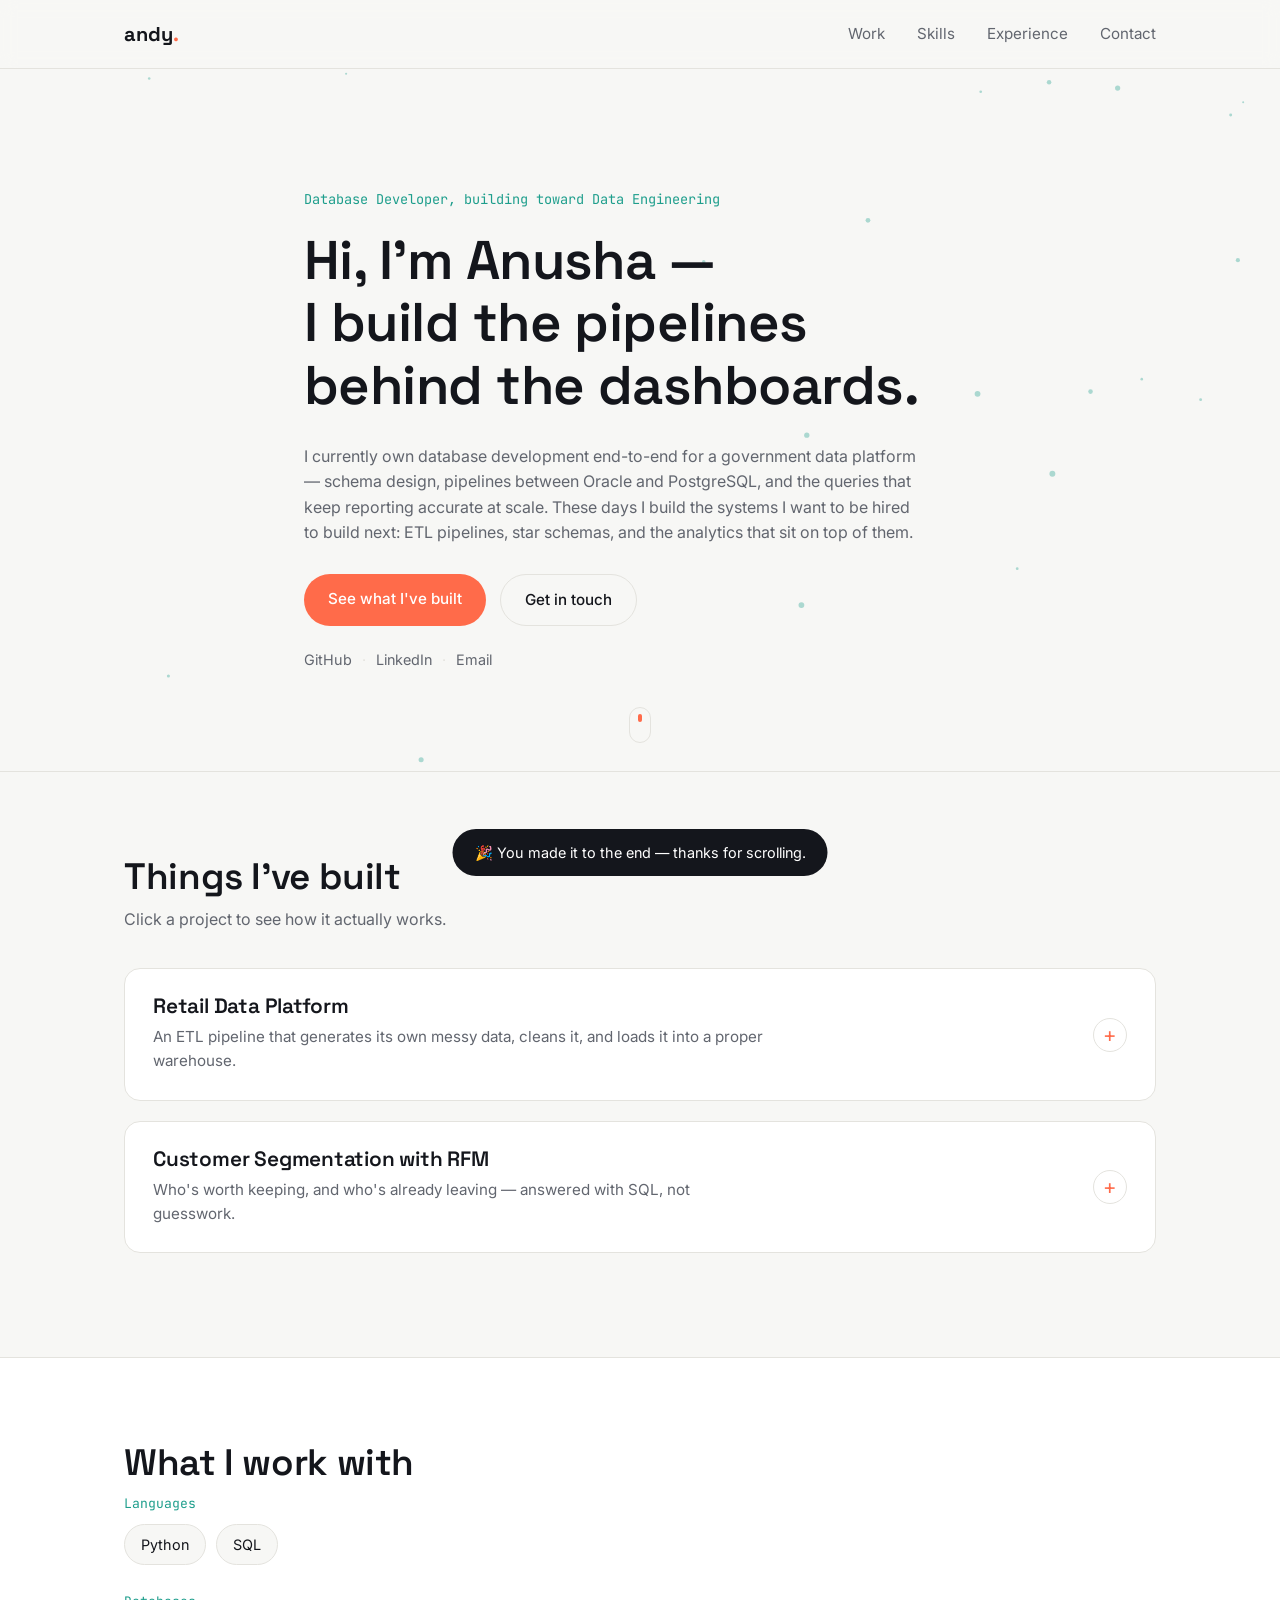
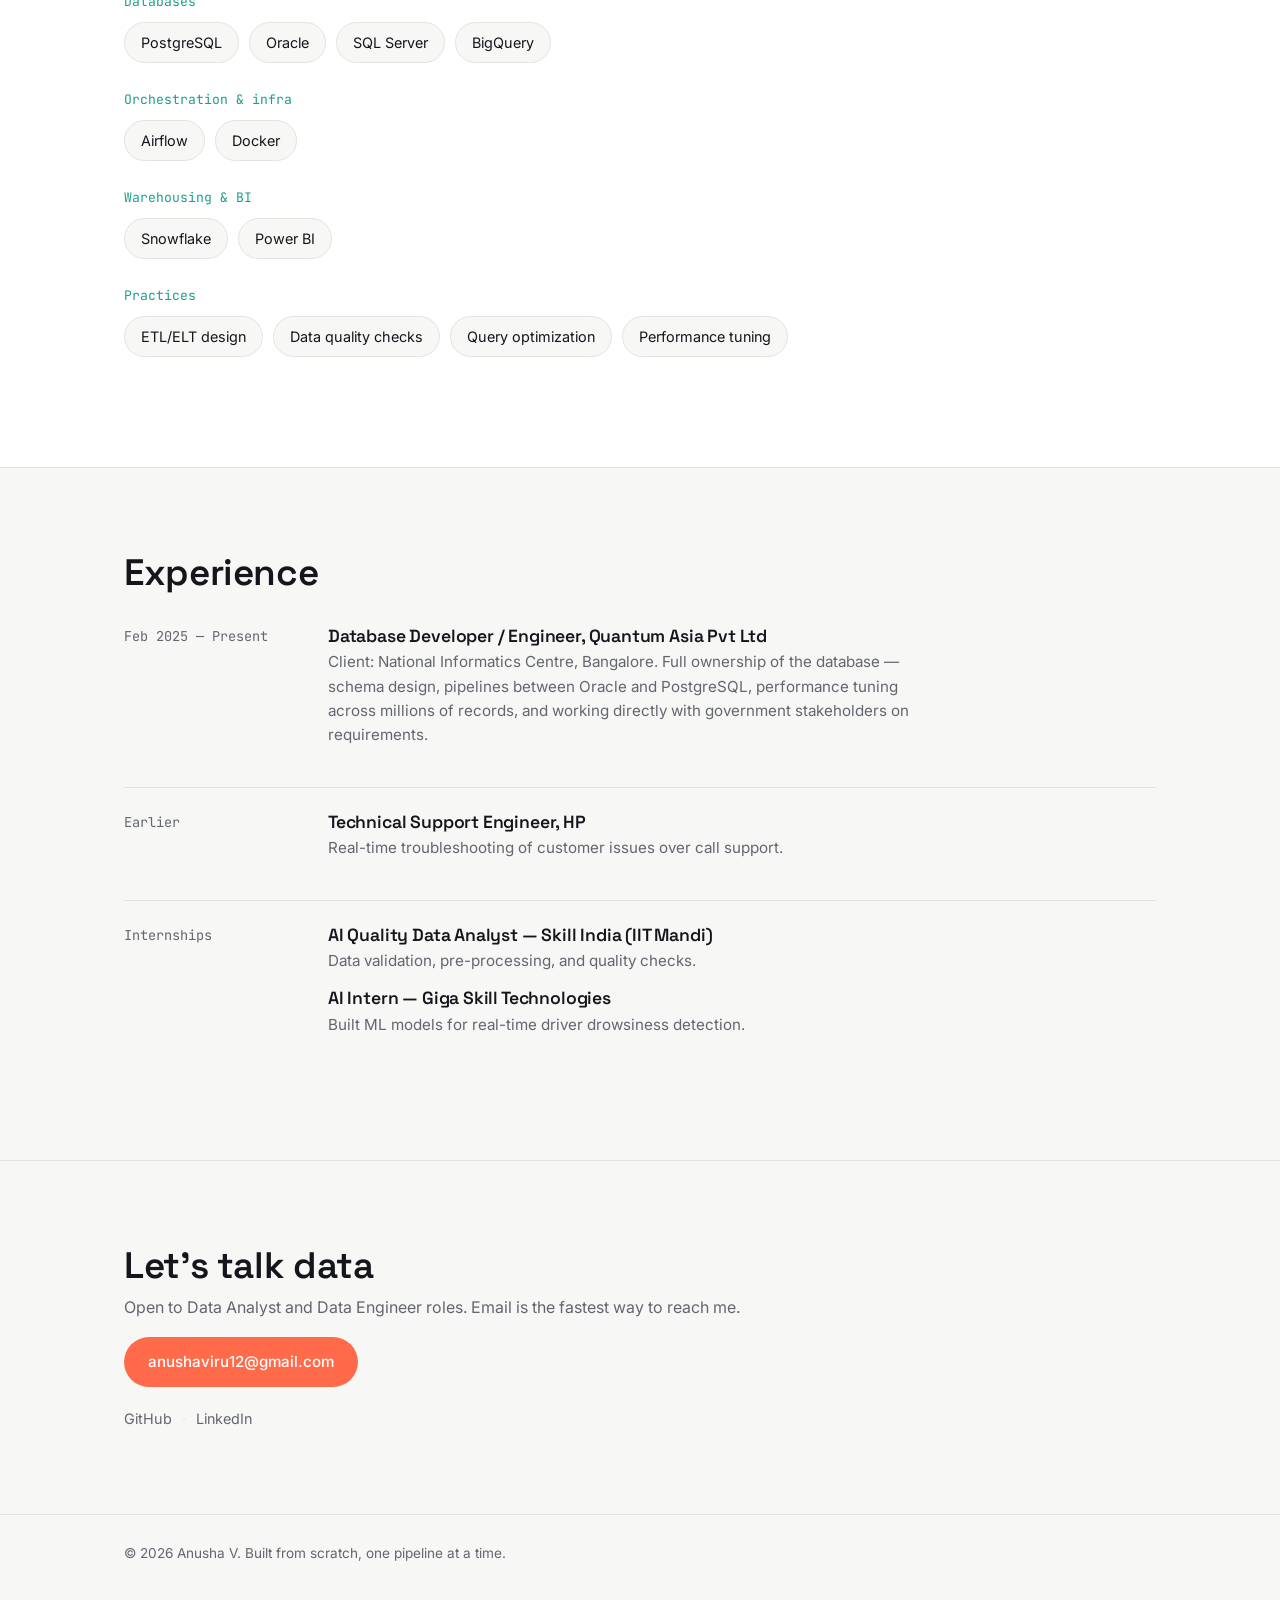
<file: index.html>
<!DOCTYPE html>
<html lang="en">
<head>
<meta charset="UTF-8" />
<meta name="viewport" content="width=device-width, initial-scale=1.0" />
<title>Anusha V — Database Developer &amp; Data Engineer</title>
<meta name="description" content="Anusha V (Andy) — Database Developer transitioning into Data Engineering. ETL pipelines, RFM analytics, and data warehousing projects." />
<link rel="preconnect" href="https://fonts.googleapis.com">
<link rel="preconnect" href="https://fonts.gstatic.com" crossorigin>
<link href="https://fonts.googleapis.com/css2?family=Space+Grotesk:wght@500;600;700&family=Inter:wght@400;500;600&family=JetBrains+Mono:wght@400;500&display=swap" rel="stylesheet">
<link rel="stylesheet" href="style.css" />
</head>
<body>

<a class="skip-link" href="#main">Skip to content</a>

<header class="site-header">
  <div class="wrap header-inner">
    <a href="#top" class="wordmark">andy<span class="dot">.</span></a>
    <nav class="nav" aria-label="Primary">
      <a href="#work">Work</a>
      <a href="#skills">Skills</a>
      <a href="#experience">Experience</a>
      <a href="#contact">Contact</a>
    </nav>
    <button class="nav-toggle" id="navToggle" aria-expanded="false" aria-controls="mobileNav" aria-label="Open menu">
      <span></span><span></span><span></span>
    </button>
  </div>
  <div class="mobile-nav" id="mobileNav">
    <a href="#work">Work</a>
    <a href="#skills">Skills</a>
    <a href="#experience">Experience</a>
    <a href="#contact">Contact</a>
  </div>
</header>

<main id="main">

  <section class="hero" id="top">
    <canvas id="particleCanvas" aria-hidden="true"></canvas>
    <div class="wrap hero-inner">
      <p class="hero-role">Database Developer, building toward Data Engineering</p>
      <h1>Hi, I'm Anusha —<br />I build the pipelines behind the dashboards.</h1>
      <p class="hero-body">
        I currently own database development end-to-end for a government data platform —
        schema design, pipelines between Oracle and PostgreSQL, and the queries that keep
        reporting accurate at scale. These days I build the systems I want to be hired to
        build next: ETL pipelines, star schemas, and the analytics that sit on top of them.
      </p>
      <div class="hero-actions">
        <a class="btn btn-primary" href="#work">See what I've built</a>
        <a class="btn btn-ghost" href="mailto:anushaviru12@gmail.com">Get in touch</a>
      </div>
      <div class="hero-links">
        <a href="https://github.com/anushav-12" target="_blank" rel="noopener">GitHub</a>
        <span aria-hidden="true">·</span>
        <a href="https://linkedin.com/in/anusha-v-551529275" target="_blank" rel="noopener">LinkedIn</a>
        <span aria-hidden="true">·</span>
        <a href="mailto:anushaviru12@gmail.com">Email</a>
      </div>
    </div>
    <div class="scroll-cue" aria-hidden="true"><span></span></div>
  </section>

  <section class="section" id="work">
    <div class="wrap">
      <h2>Things I've built</h2>
      <p class="section-lede">Click a project to see how it actually works.</p>

      <!-- PROJECT 1 -->
      <article class="project-card" data-project="retail">
        <button class="project-toggle" aria-expanded="false" aria-controls="panel-retail">
          <div class="project-toggle-text">
            <h3>Retail Data Platform</h3>
            <p>An ETL pipeline that generates its own messy data, cleans it, and loads it into a proper warehouse.</p>
          </div>
          <span class="project-toggle-icon" aria-hidden="true">+</span>
        </button>
        <div class="project-panel" id="panel-retail">
          <p class="panel-intro">Click each stage to see what happens there.</p>
          <div class="pipeline" role="list">
            <button class="pipe-node" data-detail="Faker generates 50,000 synthetic order rows, deliberately seeded with nulls, negative quantities, and duplicate order IDs — so the pipeline has real problems to solve.">
              <span class="pipe-dot"></span>Faker data
            </button>
            <button class="pipe-node" data-detail="Python (Pandas) validates every row. Bad ones get quarantined into a separate table instead of failing the whole batch — the good 47,733 rows keep moving.">
              <span class="pipe-dot"></span>Python transform
            </button>
            <button class="pipe-node" data-detail="Clean rows are batch-upserted (5,000 at a time) into a star schema in Postgres: fact_orders plus dim_customer, dim_product, and dim_date.">
              <span class="pipe-dot"></span>Postgres star schema
            </button>
            <button class="pipe-node" data-detail="The curated warehouse tables load into BigQuery, with Airflow orchestrating the whole run inside a Docker container so it needs no babysitting.">
              <span class="pipe-dot"></span>BigQuery + Airflow
            </button>
            <button class="pipe-node" data-detail="A Power BI dashboard sits on top, turning the warehouse into something a business stakeholder can actually read.">
              <span class="pipe-dot"></span>Power BI
            </button>
          </div>
          <div class="pipe-detail" id="pipeDetail">Click a stage above to see what it does.</div>
          <div class="tags">
            <span>Python</span><span>Pandas</span><span>SQLAlchemy</span><span>PostgreSQL</span>
            <span>Airflow</span><span>Docker</span><span>BigQuery</span><span>Power BI</span>
          </div>
          <a class="project-link" href="https://github.com/anushav-12/Retail-data-platform" target="_blank" rel="noopener">View repository →</a>
        </div>
      </article>

      <!-- PROJECT 2 -->
      <article class="project-card" data-project="rfm">
        <button class="project-toggle" aria-expanded="false" aria-controls="panel-rfm">
          <div class="project-toggle-text">
            <h3>Customer Segmentation with RFM</h3>
            <p>Who's worth keeping, and who's already leaving — answered with SQL, not guesswork.</p>
          </div>
          <span class="project-toggle-icon" aria-hidden="true">+</span>
        </button>
        <div class="project-panel" id="panel-rfm">
          <p class="panel-intro">406,829 orders from the UCI Online Retail dataset, scored with SQL window functions. Click a segment to see how it's defined.</p>
          <div class="rfm-chart" id="rfmChart">
            <button class="rfm-bar" data-segment="champions" style="--h: 92%">
              <span class="bar-fill"></span><span class="bar-label">Champions</span>
            </button>
            <button class="rfm-bar" data-segment="loyal" style="--h: 68%">
              <span class="bar-fill"></span><span class="bar-label">Loyal</span>
            </button>
            <button class="rfm-bar" data-segment="new" style="--h: 40%">
              <span class="bar-fill"></span><span class="bar-label">New</span>
            </button>
            <button class="rfm-bar" data-segment="at-risk" style="--h: 55%">
              <span class="bar-fill"></span><span class="bar-label">At risk</span>
            </button>
            <button class="rfm-bar" data-segment="lost" style="--h: 30%">
              <span class="bar-fill"></span><span class="bar-label">Lost</span>
            </button>
          </div>
          <div class="rfm-detail" id="rfmDetail">Click a segment to see how it's defined.</div>
          <div class="tags">
            <span>SQL</span><span>PostgreSQL</span><span>RFM analysis</span><span>Cohort analysis</span><span>Power BI</span>
          </div>
          <a class="project-link" href="https://github.com/anushav-12/rfm-customer-segmentation" target="_blank" rel="noopener">View repository →</a>
        </div>
      </article>
    </div>
  </section>

  <section class="section section-alt" id="skills">
    <div class="wrap">
      <h2>What I work with</h2>
      <div class="skill-group">
        <span class="skill-group-label">Languages</span>
        <div class="chip-row"><span class="chip">Python</span><span class="chip">SQL</span></div>
      </div>
      <div class="skill-group">
        <span class="skill-group-label">Databases</span>
        <div class="chip-row"><span class="chip">PostgreSQL</span><span class="chip">Oracle</span><span class="chip">SQL Server</span><span class="chip">BigQuery</span></div>
      </div>
      <div class="skill-group">
        <span class="skill-group-label">Orchestration &amp; infra</span>
        <div class="chip-row"><span class="chip">Airflow</span><span class="chip">Docker</span></div>
      </div>
      <div class="skill-group">
        <span class="skill-group-label">Warehousing &amp; BI</span>
        <div class="chip-row"><span class="chip">Snowflake</span><span class="chip">Power BI</span></div>
      </div>
      <div class="skill-group">
        <span class="skill-group-label">Practices</span>
        <div class="chip-row"><span class="chip">ETL/ELT design</span><span class="chip">Data quality checks</span><span class="chip">Query optimization</span><span class="chip">Performance tuning</span></div>
      </div>
    </div>
  </section>

  <section class="section" id="experience">
    <div class="wrap">
      <h2>Experience</h2>
      <ol class="timeline">
        <li>
          <div class="timeline-date">Feb 2025 — Present</div>
          <div class="timeline-body">
            <h3>Database Developer / Engineer, Quantum Asia Pvt Ltd</h3>
            <p>Client: National Informatics Centre, Bangalore. Full ownership of the database — schema
            design, pipelines between Oracle and PostgreSQL, performance tuning across millions of
            records, and working directly with government stakeholders on requirements.</p>
          </div>
        </li>
        <li>
          <div class="timeline-date">Earlier</div>
          <div class="timeline-body">
            <h3>Technical Support Engineer, HP</h3>
            <p>Real-time troubleshooting of customer issues over call support.</p>
          </div>
        </li>
        <li>
          <div class="timeline-date">Internships</div>
          <div class="timeline-body">
            <h3>AI Quality Data Analyst — Skill India (IIT Mandi)</h3>
            <p>Data validation, pre-processing, and quality checks.</p>
            <h3>AI Intern — Giga Skill Technologies</h3>
            <p>Built ML models for real-time driver drowsiness detection.</p>
          </div>
        </li>
      </ol>
    </div>
  </section>

  <section class="section section-contact" id="contact">
    <div class="wrap">
      <h2>Let's talk data</h2>
      <p class="contact-body">Open to Data Analyst and Data Engineer roles. Email is the fastest way to reach me.</p>
      <a class="btn btn-primary" href="mailto:anushaviru12@gmail.com">anushaviru12@gmail.com</a>
      <div class="hero-links contact-links">
        <a href="https://github.com/anushav-12" target="_blank" rel="noopener">GitHub</a>
        <span aria-hidden="true">·</span>
        <a href="https://linkedin.com/in/anusha-v-551529275" target="_blank" rel="noopener">LinkedIn</a>
      </div>
    </div>
  </section>

</main>

<footer class="site-footer">
  <div class="wrap">
    <p>&copy; <span id="year"></span> Anusha V. Built from scratch, one pipeline at a time.</p>
  </div>
</footer>

<div class="toast" id="endToast">🎉 You made it to the end — thanks for scrolling.</div>

<script src="script.js"></script>
</body>
</html>
</file>
<file: style.css>
/* ---------- Tokens ---------- */
:root{
  --bg: #F7F7F5;
  --surface: #FFFFFF;
  --border: #E4E3DE;
  --ink: #14161C;
  --ink-dim: #62666F;
  --coral: #FF6B4A;
  --teal: #1E9E8C;
  --indigo: #4C5FD5;
  --gold: #E8A83C;

  --font-display: "Space Grotesk", sans-serif;
  --font-body: "Inter", -apple-system, BlinkMacSystemFont, sans-serif;
  --font-mono: "JetBrains Mono", ui-monospace, monospace;

  --max: 1080px;
}

*{ box-sizing: border-box; }
html{ scroll-behavior: smooth; }

body{
  margin: 0;
  background: var(--bg);
  color: var(--ink);
  font-family: var(--font-body);
  line-height: 1.6;
  -webkit-font-smoothing: antialiased;
}

.wrap{ max-width: var(--max); margin: 0 auto; padding: 0 24px; }

h1, h2, h3{
  font-family: var(--font-display);
  font-weight: 600;
  line-height: 1.15;
  margin: 0 0 0.5em;
  letter-spacing: -0.01em;
}

p{ margin: 0 0 1em; max-width: 62ch; }
a{ color: inherit; }

.skip-link{
  position: absolute; left: -999px; top: 0;
  background: var(--coral); color: #fff; padding: 10px 16px; z-index: 100;
}
.skip-link:focus{ left: 12px; top: 12px; }

a:focus-visible, button:focus-visible{
  outline: 2px solid var(--coral); outline-offset: 3px;
}

/* ---------- Header ---------- */
.site-header{
  position: sticky; top: 0; z-index: 50;
  background: rgba(247, 247, 245, 0.88);
  backdrop-filter: blur(8px);
  border-bottom: 1px solid var(--border);
}
.header-inner{
  display: flex; align-items: center; justify-content: space-between;
  padding-top: 18px; padding-bottom: 18px;
}
.wordmark{ font-family: var(--font-display); font-size: 1.25rem; text-decoration: none; font-weight: 700; }
.wordmark .dot{ color: var(--coral); }
.nav{ display: flex; gap: 32px; }
.nav a{ text-decoration: none; color: var(--ink-dim); font-size: 0.95rem; transition: color .15s ease; }
.nav a:hover{ color: var(--ink); }

.nav-toggle{ display: none; flex-direction: column; gap: 5px; background: none; border: none; cursor: pointer; padding: 6px; }
.nav-toggle span{ width: 22px; height: 2px; background: var(--ink); display: block; }
.mobile-nav{ display: none; flex-direction: column; padding: 8px 24px 20px; border-top: 1px solid var(--border); }
.mobile-nav a{ color: var(--ink-dim); text-decoration: none; padding: 10px 0; font-size: 1rem; }
.mobile-nav.open{ display: flex; }

/* ---------- Hero ---------- */
.hero{ position: relative; padding: 120px 0 100px; overflow: hidden; }
#particleCanvas{ position: absolute; inset: 0; width: 100%; height: 100%; z-index: 0; }
.hero-inner{ position: relative; z-index: 1; max-width: 720px; }

.hero-role{
  font-family: var(--font-mono); font-size: 0.85rem; color: var(--teal);
  margin-bottom: 18px;
}
.hero-inner h1{ font-size: clamp(2.2rem, 5vw, 3.4rem); }
.hero-body{ color: var(--ink-dim); }

.hero-actions{ display: flex; gap: 14px; margin: 28px 0 22px; flex-wrap: wrap; }
.btn{
  display: inline-block; padding: 13px 24px; border-radius: 999px;
  text-decoration: none; font-size: 0.95rem; font-weight: 500;
  transition: transform .15s ease, background .15s ease, border-color .15s ease;
}
.btn-primary{ background: var(--coral); color: #fff; }
.btn-primary:hover{ transform: translateY(-2px); }
.btn-ghost{ border: 1px solid var(--border); color: var(--ink); }
.btn-ghost:hover{ border-color: var(--ink-dim); transform: translateY(-2px); }

.hero-links{ display: flex; gap: 10px; font-size: 0.9rem; }
.hero-links a{ text-decoration: none; color: var(--ink-dim); }
.hero-links a:hover{ color: var(--ink); }
.hero-links span{ color: var(--border); }

.scroll-cue{
  position: absolute; bottom: 28px; left: 50%; transform: translateX(-50%);
  width: 22px; height: 36px; border: 1.5px solid var(--border); border-radius: 12px; z-index: 1;
}
.scroll-cue span{
  position: absolute; top: 6px; left: 50%; transform: translateX(-50%);
  width: 4px; height: 8px; border-radius: 2px; background: var(--coral);
  animation: scrollcue 1.6s ease infinite;
}
@keyframes scrollcue{ 0%{ opacity:1; top:6px; } 70%{ opacity:0; top:18px; } 100%{ opacity:0; top:6px; } }

/* ---------- Sections ---------- */
.section{ padding: 84px 0; border-top: 1px solid var(--border); }
.section-alt{ background: var(--surface); }
.section h2{ font-size: clamp(1.7rem, 3.5vw, 2.3rem); margin-bottom: 8px; }
.section-lede{ color: var(--ink-dim); margin-bottom: 36px; }

/* Project cards */
.project-card{
  background: var(--surface);
  border: 1px solid var(--border);
  border-radius: 16px;
  margin-bottom: 20px;
  overflow: hidden;
}
.project-toggle{
  width: 100%; display: flex; align-items: center; justify-content: space-between;
  gap: 20px; background: none; border: none; text-align: left; cursor: pointer;
  padding: 26px 28px; font: inherit; color: inherit;
}
.project-toggle-text h3{ font-size: 1.3rem; margin-bottom: 6px; }
.project-toggle-text p{ color: var(--ink-dim); margin: 0; font-size: 0.95rem; }
.project-toggle-icon{
  flex-shrink: 0; width: 34px; height: 34px; border-radius: 50%;
  border: 1px solid var(--border); display: flex; align-items: center; justify-content: center;
  font-size: 1.3rem; color: var(--coral); transition: transform .25s ease;
}
.project-toggle[aria-expanded="true"] .project-toggle-icon{ transform: rotate(45deg); }

.project-panel{
  max-height: 0; overflow: hidden;
  transition: max-height .4s ease, padding .4s ease;
  padding: 0 28px;
}
.project-panel.open{ max-height: 900px; padding: 0 28px 28px; }
.panel-intro{ color: var(--ink-dim); font-size: 0.9rem; margin-bottom: 18px; }

/* Pipeline */
.pipeline{ display: flex; flex-wrap: wrap; gap: 10px; margin-bottom: 16px; }
.pipe-node{
  display: flex; align-items: center; gap: 8px;
  background: var(--bg); border: 1px solid var(--border); border-radius: 999px;
  padding: 9px 16px; font-size: 0.85rem; font-family: var(--font-mono);
  cursor: pointer; color: var(--ink);
  transition: border-color .15s ease, background .15s ease;
}
.pipe-dot{ width: 7px; height: 7px; border-radius: 50%; background: var(--indigo); }
.pipe-node:hover{ border-color: var(--indigo); }
.pipe-node.active{ background: var(--indigo); color: #fff; border-color: var(--indigo); }
.pipe-node.active .pipe-dot{ background: #fff; }
.pipe-detail{
  background: var(--bg); border: 1px solid var(--border); border-radius: 10px;
  padding: 14px 16px; font-size: 0.92rem; color: var(--ink-dim); margin-bottom: 20px;
  min-height: 48px;
}

/* RFM chart */
.rfm-chart{
  display: flex; align-items: flex-end; gap: 14px;
  height: 160px; margin-bottom: 6px; padding-top: 10px;
}
.rfm-bar{
  flex: 1; display: flex; flex-direction: column; align-items: center; justify-content: flex-end;
  background: none; border: none; cursor: pointer; height: 100%; padding: 0;
}
.bar-fill{
  width: 100%; max-width: 54px; height: var(--h); border-radius: 8px 8px 3px 3px;
  background: var(--teal); opacity: 0.55; transition: opacity .2s ease, transform .2s ease;
  display: block;
}
.rfm-bar[data-segment="champions"] .bar-fill{ background: var(--teal); }
.rfm-bar[data-segment="loyal"] .bar-fill{ background: var(--indigo); }
.rfm-bar[data-segment="new"] .bar-fill{ background: var(--gold); }
.rfm-bar[data-segment="at-risk"] .bar-fill{ background: var(--coral); }
.rfm-bar[data-segment="lost"] .bar-fill{ background: var(--ink-dim); }
.rfm-bar:hover .bar-fill, .rfm-bar.active .bar-fill{ opacity: 1; transform: scaleY(1.02); }
.bar-label{ font-size: 0.78rem; color: var(--ink-dim); margin-top: 8px; }
.rfm-detail{
  background: var(--bg); border: 1px solid var(--border); border-radius: 10px;
  padding: 14px 16px; font-size: 0.92rem; color: var(--ink-dim); margin: 16px 0 20px;
  min-height: 48px;
}

.tags{ display: flex; flex-wrap: wrap; gap: 8px; margin-bottom: 18px; }
.tags span{
  font-family: var(--font-mono); font-size: 0.76rem; color: var(--ink-dim);
  border: 1px solid var(--border); border-radius: 999px; padding: 4px 12px;
}
.project-link{
  text-decoration: none; color: var(--coral); font-size: 0.95rem; font-weight: 500;
}
.project-link:hover{ text-decoration: underline; }

/* Skills */
.skill-group{ margin-bottom: 26px; }
.skill-group-label{
  display: block; font-family: var(--font-mono); font-size: 0.82rem;
  color: var(--teal); margin-bottom: 10px;
}
.chip-row{ display: flex; flex-wrap: wrap; gap: 10px; }
.chip{
  background: var(--bg); border: 1px solid var(--border); border-radius: 999px;
  padding: 8px 16px; font-size: 0.9rem; transition: transform .15s ease, border-color .15s ease;
}
.chip:hover{ transform: translateY(-2px); border-color: var(--coral); }

/* Timeline */
.timeline{ list-style: none; margin: 0; padding: 0; }
.timeline li{ display: grid; grid-template-columns: 180px 1fr; gap: 24px; padding: 24px 0; }
.timeline li + li{ border-top: 1px solid var(--border); }
.timeline-date{ font-family: var(--font-mono); font-size: 0.85rem; color: var(--ink-dim); }
.timeline-body h3{ font-size: 1.1rem; margin-bottom: 4px; }
.timeline-body p{ color: var(--ink-dim); font-size: 0.95rem; }

/* Contact */
.contact-body{ color: var(--ink-dim); }
.contact-links{ margin-top: 20px; }

/* Footer */
.site-footer{ border-top: 1px solid var(--border); padding: 28px 0 40px; }
.site-footer p{ color: var(--ink-dim); font-size: 0.85rem; margin: 0; }

/* Toast */
.toast{
  position: fixed; bottom: 24px; left: 50%; transform: translateX(-50%) translateY(20px);
  background: var(--ink); color: #fff; padding: 12px 22px; border-radius: 999px;
  font-size: 0.9rem; opacity: 0; pointer-events: none;
  transition: opacity .4s ease, transform .4s ease; z-index: 60;
}
.toast.show{ opacity: 1; transform: translateX(-50%) translateY(0); }

/* Reveal on scroll */
.reveal{ opacity: 0; transform: translateY(16px); transition: opacity .6s ease, transform .6s ease; }
.reveal.in{ opacity: 1; transform: translateY(0); }

/* ---------- Responsive ---------- */
@media (max-width: 860px){
  .nav{ display: none; }
  .nav-toggle{ display: flex; }
  .timeline li{ grid-template-columns: 1fr; gap: 6px; }
  .project-toggle{ flex-direction: column; align-items: flex-start; gap: 12px; }
}

@media (prefers-reduced-motion: reduce){
  html{ scroll-behavior: auto; }
  .scroll-cue span{ animation: none; }
  .reveal{ opacity: 1; transform: none; transition: none; }
  #particleCanvas{ display: none; }
}
</file>
